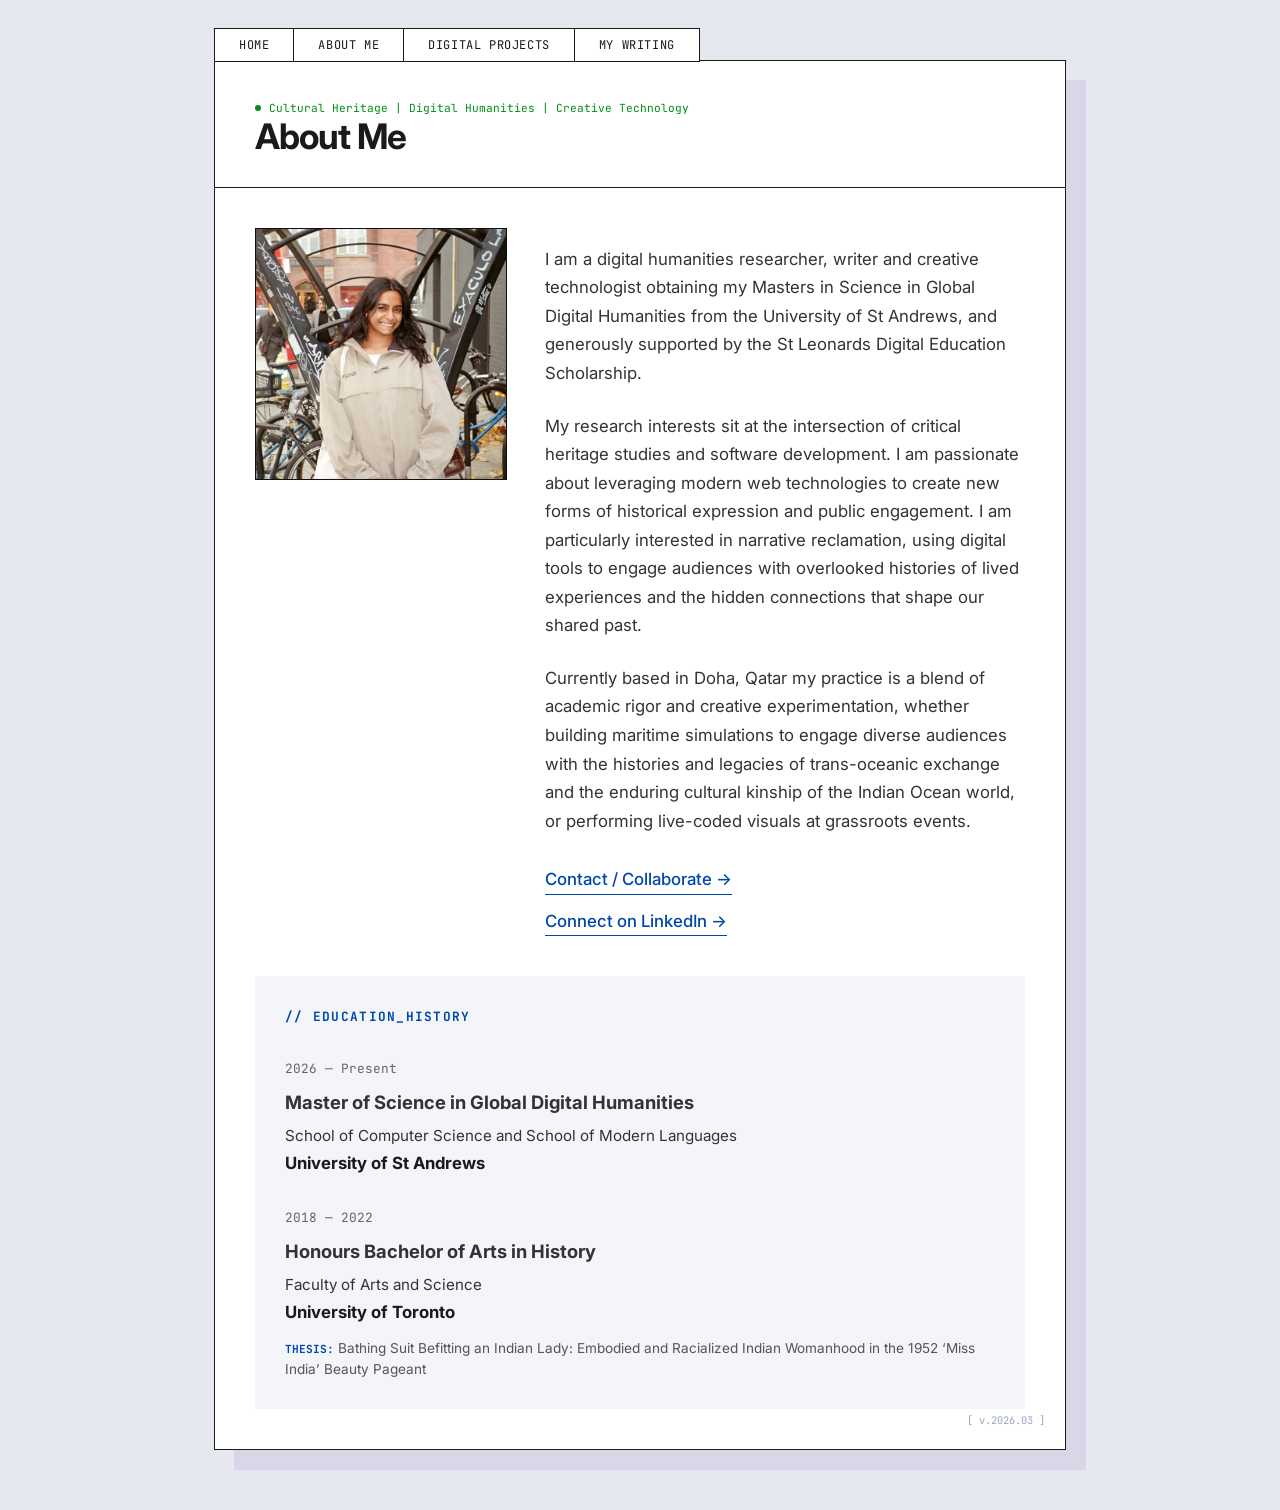
<file: about.html>
<!DOCTYPE html>
<html lang="en">
<head>
    <meta charset="UTF-8">
    <meta name="viewport" content="width=device-width, initial-scale=1.0">
    <title>About | Roshni Nayar</title>
    <link rel="stylesheet" href="style.css">
</head>
<body>

    <main class="hero">
        <nav class="nav-buttons">
            <a href="index.html" class="btn">Home</a>
            <a href="about.html" class="btn">About Me</a>
            <a href="projects.html" class="btn">Digital Projects</a>
            <a href="writing.html" class="btn">My Writing</a>
        </nav>

        <header>
            <p class="subtitle">Cultural Heritage | Digital Humanities | Creative Technology </p>
            <h1>About Me</h1>
        </header>

        <section class="bio">
    <div class="bio-container">
        <div class="bio-image">
            <img src="Pic.JPG" alt="Roshni Nayar" style="width: 100%; border: 1px solid #1a1a1a; filter: grayscale(10%) contrast(1.1);">
        </div>

        <div class="bio-text">
            <p>I am a digital humanities researcher, writer and creative technologist obtaining my Masters in Science in Global Digital Humanities from the University of St Andrews, and generously supported by the St Leonards Digital Education Scholarship.</p>
            <p>My research interests sit at the intersection of critical heritage studies and software development. I am passionate about leveraging modern web technologies to create new forms of historical expression and public engagement. I am particularly interested in narrative reclamation, using digital tools to engage audiences with overlooked histories of lived experiences and the hidden connections that shape our shared past.</p>
            <p>Currently based in Doha, Qatar my practice is a blend of academic rigor and creative experimentation, whether building maritime simulations to engage diverse audiences with the histories and legacies of trans-oceanic exchange and the enduring cultural kinship of the Indian Ocean world, or performing live-coded visuals at grassroots events.</p>
            <div style="display: flex; flex-direction: column; align-items: flex-start; gap: 12px; margin-top: 30px;">
        <a href="mailto:roshrnayar@gmail.com">Contact / Collaborate →</a>
        <a href="https://www.linkedin.com/in/roshni-r-nayar/" target="_blank">Connect on LinkedIn →</a>
    </div>
        </div>
    </div>

            <div style="background-color: #f4f5f9; padding: 30px; margin-top: 20px;">
    
    <h3 style="font-family: 'JetBrains Mono', monospace; font-size: 0.8rem; margin-top: 0; margin-bottom: 25px; text-transform: uppercase; color: #0047AB; letter-spacing: 0.1em;">
        // Education_History
    </h3>

    <div style="margin-bottom: 25px;">
        <span style="font-family: 'JetBrains Mono', monospace; font-size: 0.8rem; color: #666;">2026 — Present</span>
        <h4 style="margin: 5px 0; font-size: 1.15rem;">Master of Science in Global Digital Humanities</h4>
        <p style="margin: 0; font-size: 0.95rem;">School of Computer Science and School of Modern Languages</p>
        <p style="margin: 0; font-weight: bold; color: #1a1a1a;">University of St Andrews</p>
    </div>

    <div>
        <span style="font-family: 'JetBrains Mono', monospace; font-size: 0.8rem; color: #666;">2018 — 2022</span>
        <h4 style="margin: 5px 0; font-size: 1.15rem;">Honours Bachelor of Arts in History</h4>
        <p style="margin: 0; font-size: 0.95rem;">Faculty of Arts and Science</p>
        <p style="margin: 0; font-weight: bold; color: #1a1a1a;">University of Toronto</p>
        <p style="margin: 12px 0 0 0; font-size: 0.85rem; line-height: 1.5; color: #555;">
            <strong style="font-family: 'JetBrains Mono', monospace; font-size: 0.7rem; color: #0047AB; text-transform: uppercase;">Thesis:</strong> Bathing Suit Befitting an Indian Lady: Embodied and Racialized Indian Womanhood in the 1952 ‘Miss India’ Beauty Pageant
        </p>
    </div>
</div>
        </section>
    </main>

</body>
</html>
</file>
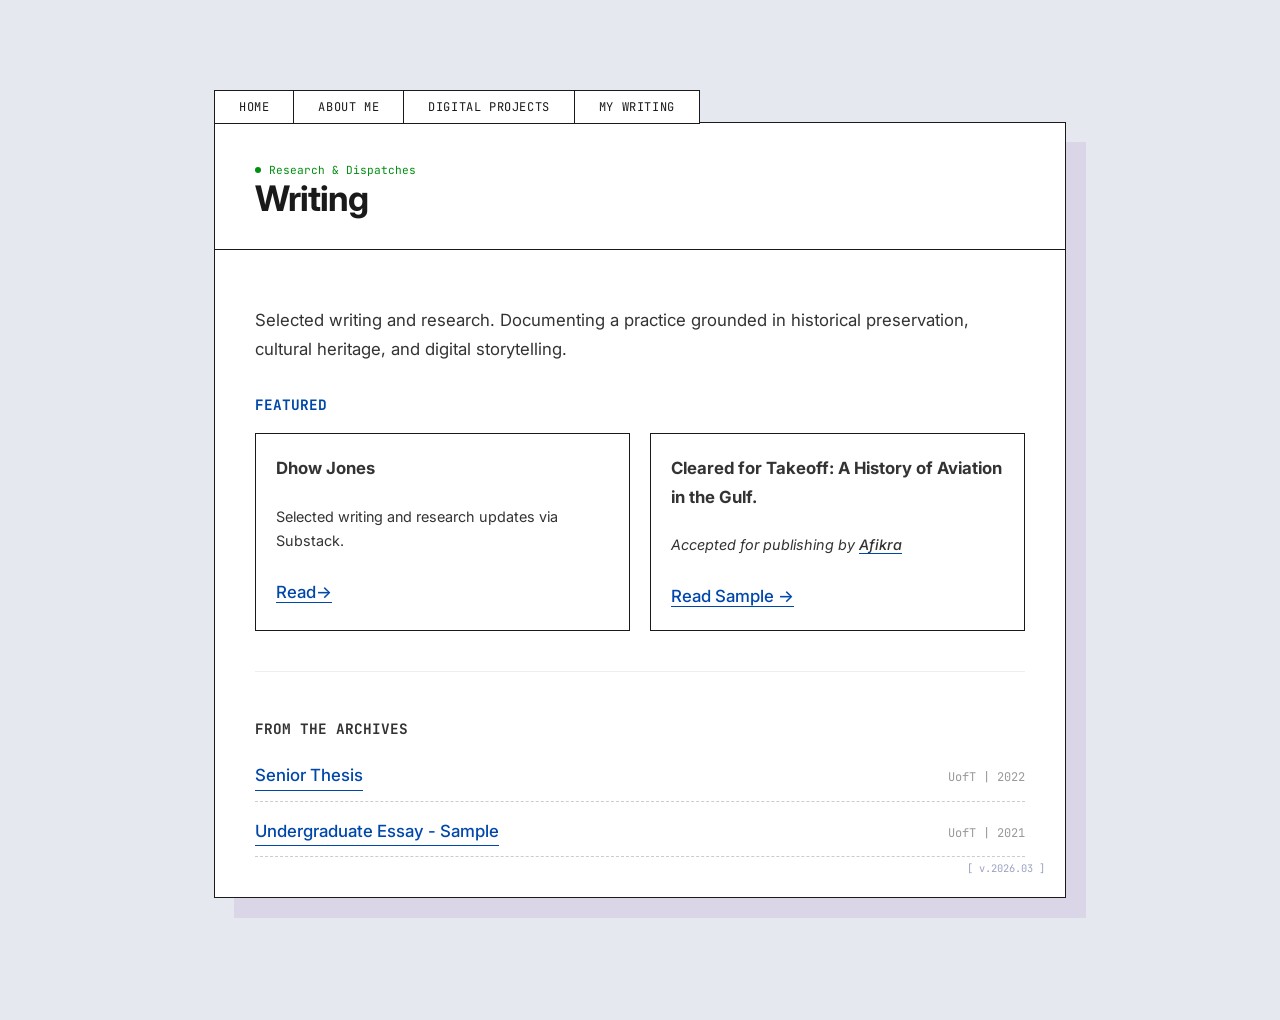
<file: writing.html>
<!DOCTYPE html>
<html lang="en">
<head>
    <meta charset="UTF-8">
    <meta name="viewport" content="width=device-width, initial-scale=1.0">
    <title>Writing | Roshni Nayar</title>
    <link rel="stylesheet" href="style.css">
</head>
<body>

    <main class="hero">
        <nav class="nav-buttons">
            <a href="index.html" class="btn">Home</a>
            <a href="about.html" class="btn">About Me</a>
            <a href="projects.html" class="btn">Digital Projects</a>
            <a href="writing.html" class="btn">My Writing</a>
        </nav>

        <header>
            <p class="subtitle">Research & Dispatches</p>
            <h1>Writing</h1>
        </header>

        <section class="bio">
            <p>Selected writing and research. Documenting a practice grounded in historical preservation, cultural heritage, and digital storytelling.</p>
            
            <div style="margin-top: 30px;">
                <h3 style="font-family: 'JetBrains Mono', monospace; font-size: 0.9rem; text-transform: uppercase; color: #0047AB;">Featured</h3>
                <div style="display: grid; grid-template-columns: 1fr 1fr; gap: 20px; margin-top: 15px;">
                    
                    <div style="border: 1px solid #1a1a1a; padding: 20px;">
                        <h4 style="margin-top: 0;">Dhow Jones</h4>
                        <p style="font-size: 0.9rem;">Selected writing and research updates via Substack.</p>
                        <a href="https://dhowjones.substack.com/" target="_blank">Read→</a>
                    </div>

                    <div style="border: 1px solid #1a1a1a; padding: 20px;">
                        <h4 style="margin-top: 0;">Cleared for Takeoff: A History of Aviation in the Gulf.</h4>
                        <p style="font-size: 0.9rem;">
        <em>Accepted for publishing by <a href="https://www.afikra.com/" target="_blank" style="color: inherit;">Afikra</a></em>
    </p>
                        <a href="Cleared for Takeoff_ Sample.pdf" target="_blank">Read Sample →</a>
                    </div>

                </div>
            </div>

            <div style="margin-top: 40px; border-top: 1px solid #eee; padding-top: 30px;">
                <h3 style="font-family: 'JetBrains Mono', monospace; font-size: 0.9rem; text-transform: uppercase;">From the Archives</h3>
                
                <div style="display: flex; flex-direction: column; gap: 15px; margin-top: 20px;">
                    <div style="display: flex; justify-content: space-between; align-items: baseline; border-bottom: 1px dashed #ccc; padding-bottom: 10px;">
                        <a href="Senior Thesis.pdf" target="_blank">Senior Thesis</a>
                        <span style="font-family: 'JetBrains Mono', monospace; font-size: 0.75rem; color: #999;">UofT | 2022</span>
                    </div>

                    <div style="display: flex; justify-content: space-between; align-items: baseline; border-bottom: 1px dashed #ccc; padding-bottom: 10px;">
                        <a href="Roshni Nayar - Writing Sample.pdf" target="_blank">Undergraduate Essay - Sample</a>
                        <span style="font-family: 'JetBrains Mono', monospace; font-size: 0.75rem; color: #999;">UofT | 2021</span>
                    </div>
                </div>
            </div>
        </section>
    </main>

</body>
</html>
</file>
<file: style.css>
@import url('https://fonts.googleapis.com/css2?family=Inter:wght@400;700&family=JetBrains+Mono:wght@400;500&display=swap');

/* 1. Global Setup */
body {
    background-color: #e6e8f0; /* Cyber Lavender / Steel Blue-Grey */
    color: #1a1a1a;
    font-family: 'Inter', sans-serif;
    padding: 60px 20px;
    margin: 0;
    display: flex;
    justify-content: center;
    align-items: center;
    min-height: 100vh;
}

/* 2. The Main Container (Software Window) */
main.hero {
    background: #ffffff;
    max-width: 850px;
    width: 100%;
    border: 1px solid #1a1a1a;
    /* Pronounced shadow with a slight lavender-tinted depth */
    box-shadow: 20px 20px 0px rgba(75, 0, 130, 0.08); 
    position: relative;
}

/* 3. Modern Tabbed Navigation */
nav.nav-buttons {
    display: flex;
    position: absolute;
    top: -33px; 
    left: -1px;
    gap: 0;
}

/* 1. The Wrapper stays perfectly still, acting as a solid anchor */
.launch-wrapper {
    display: inline-block;
    padding: 0 4px 4px 0; /* Creates space for the shadow movement */
    cursor: pointer;
}

/* 2. The Button is the visual element that moves */
.launch-btn {
    display: inline-block;
    background-color: #A3D1D6; 
    color: #ffffff !important;
    font-family: 'JetBrains Mono', monospace;
    font-size: 0.85rem;
    text-transform: uppercase;
    letter-spacing: 0.1em;
    padding: 14px 28px;
    text-decoration: none;
    border: 1px solid #1a1a1a;
    transition: all 0.1s ease; 
    box-shadow: 4px 4px 0px #8CA3BD; 
    font-weight: 500;
    position: relative;
    top: 0;
    left: 0;
}

/* 3. Trigger the animation when the WRAPPER is hovered */
.launch-wrapper:hover .launch-btn {
    background-color: #8CA3BD;
    color: #ffffff !important;
    box-shadow: 0px 0px 0px #8CA3BD; /* Shadow disappears */
    top: 4px;   /* Button moves exactly the width of the shadow */
    left: 4px;
}

a.btn {
    text-decoration: none;
    font-family: 'JetBrains Mono', monospace;
    font-size: 0.75rem;
    letter-spacing: 0.05em;
    text-transform: uppercase;
    padding: 8px 24px;
    background: #ffffff; /* White tabs against the lavender background look very crisp */
    border: 1px solid #1a1a1a;
    color: #1a1a1a;
    transition: all 0.2s ease;
    border-right: none;
}

a.btn:last-child {
    border-right: 1px solid #1a1a1a;
}

a.btn:hover {
    background: #0047AB; /* Cobalt Highlight remains the primary action color */
    color: #ffffff;
}

/* 4. Header & Technical Bar */
header {
    background: #ffffff;
    padding: 30px 40px;
    display: flex;
    flex-direction: column;
    border-bottom: 1px solid #1a1a1a;
}

header h1 {
    font-family: 'Inter', sans-serif;
    font-weight: 700;
    font-size: 2.2rem;
    margin: 0;
    letter-spacing: -0.03em;
    color: #1a1a1a;
}

header p.subtitle {
    font-size: 0.7rem;
    font-family: 'JetBrains Mono', monospace;
    color: #008f11; /* Keep the 'Online' status green for that technical feel */
    margin: 10px 0 0 0;
    display: flex;
    align-items: center;
}

header p.subtitle::before {
    content: "";
    display: inline-block;
    width: 6px;
    height: 6px;
    background: #008f11;
    border-radius: 50%;
    margin-right: 8px;
}

/* 5. Content Area */
section.bio {
    padding: 40px;
    line-height: 1.7;
    font-size: 1.05rem;
    color: #333333;
}

section.bio p {
    margin-bottom: 24px;
}

/* Technical Link Style - Deepened for Cyber Lavender */
section.bio a {
    color: #0047AB;
    text-decoration: none;
    border-bottom: 1.5px solid #0047AB;
    font-weight: 500;
    transition: background 0.2s ease;
}

section.bio a:hover {
    background: rgba(0, 71, 171, 0.08);
}

/* 6. Technical Accents */
section.bio::after {
    content: "[ v.2026.03 ]";
    position: absolute;
    bottom: 20px;
    right: 20px;
    font-family: 'JetBrains Mono', monospace;
    font-size: 0.65rem;
    color: #99a2c2; /* Muted lavender-grey for the stamp */
}

/* New Flex Logic for Desktop */
.bio-container {
    display: flex;
    gap: 40px;
    align-items: flex-start;
    margin-bottom: 40px;
}

.bio-image {
    flex: 0 0 250px;
}

.bio-text {
    flex: 1;
}
/* 7. Mobile View */
/* 7. Mobile View */
@media (max-width: 600px) {
    /* 1. Navigation: Stacks tabs vertically at the top */
    nav.nav-buttons {
        position: static; 
        flex-direction: column;
        width: 100%;
        margin-bottom: 0;
    }
    
    a.btn {
        border-right: 1px solid #1a1a1a;
        border-bottom: none;
        text-align: center;
    }
    
    a.btn:last-child {
        border-bottom: 1px solid #1a1a1a;
    }

    /* 2. Header: Tighter spacing to save scroll depth */
    header {
        padding: 20px;
    }

    header h1 {
        font-size: 1.8rem; /* Smaller heading for mobile screens */
    }

    /* 3. Bio Layout: Stacks image over text */
    .bio-container {
        flex-direction: column;
        gap: 20px;
    }

    .bio-image {
        flex: 0 0 auto;
        width: 100%;
        max-width: 200px; /* Reduced from 300px for a more compact look */
        margin: 0 auto 10px auto; /* Centers the photo and adds bottom gap */
    }

    /* 4. Bio Text: Higher information density */
    section.bio {
        padding: 25px 20px; /* Tighter vertical padding */
    }

    .bio-text p {
        font-size: 0.85rem;  /* Optimized for mobile reading */
        line-height: 1.5;    /* Tighter line spacing */
        margin-bottom: 16px; /* Reduced paragraph gaps */
    }
}
}
</file>
